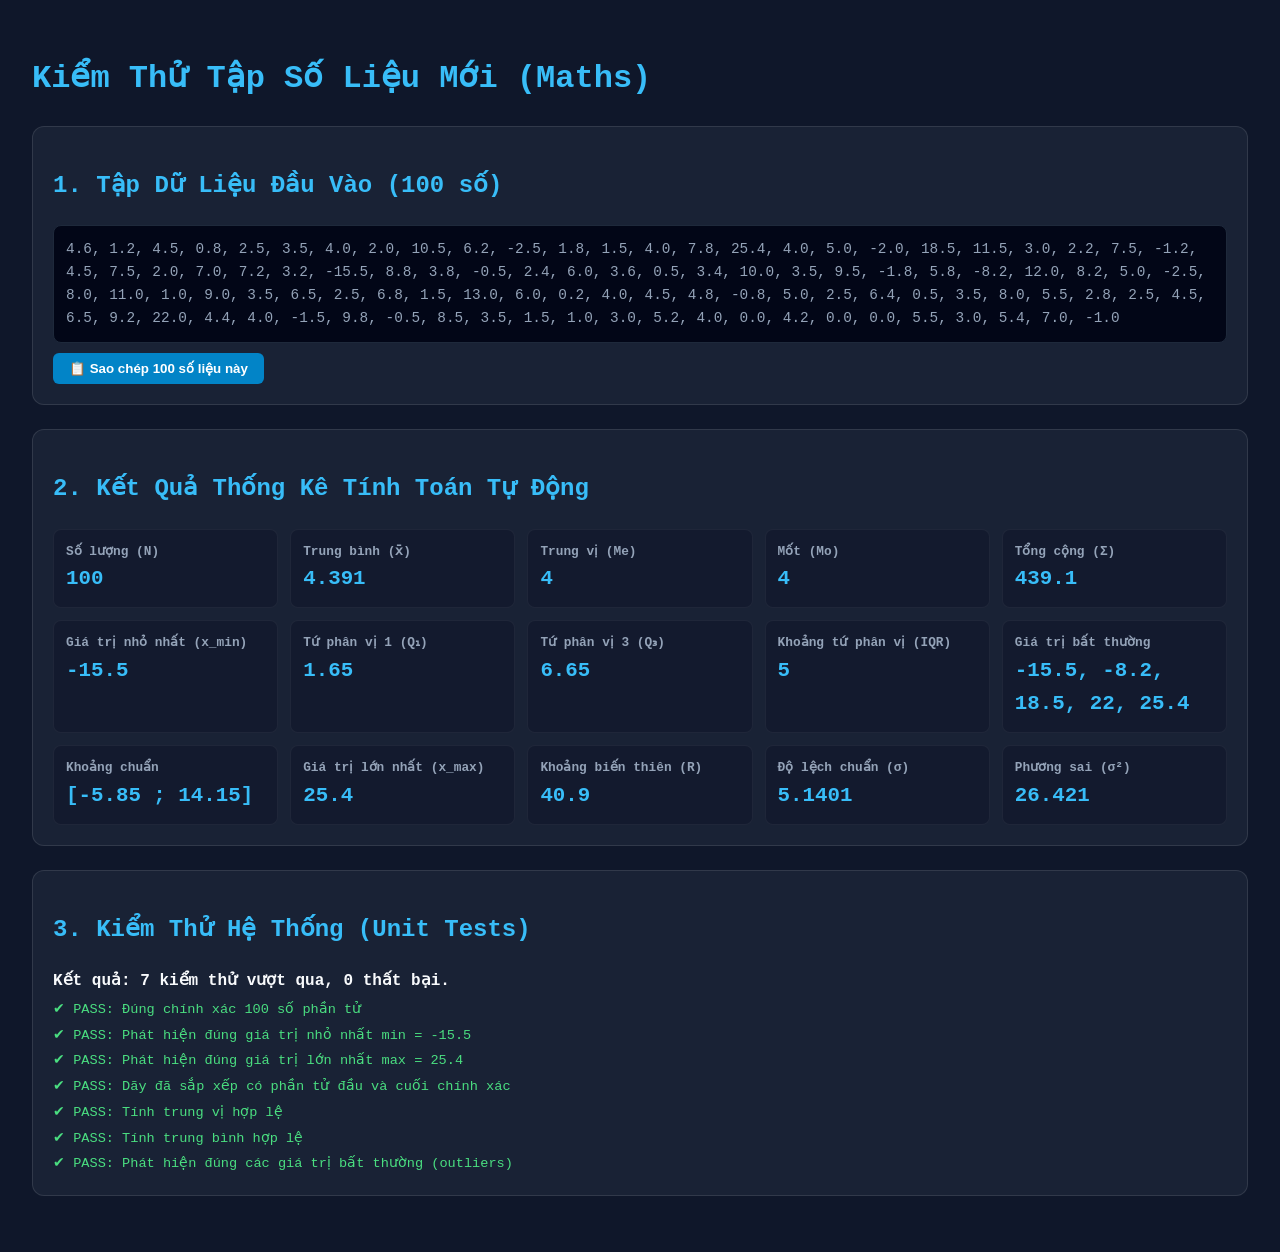
<file: test.html>
<!DOCTYPE html>
<html lang="vi">
<head>
  <meta charset="UTF-8">
  <title>Maths - Bộ Test & Kiểm Thử Dữ Liệu</title>
  <style>
    body {
      font-family: -apple-system, BlinkMacSystemFont, "Segoe UI", Roboto, monospace;
      background: #0f172a;
      color: #f8fafc;
      padding: 24px;
      line-height: 1.6;
    }
    h1, h2 { color: #38bdf8; }
    .card {
      background: rgba(30, 41, 59, 0.7);
      border: 1px solid rgba(255, 255, 255, 0.1);
      border-radius: 12px;
      padding: 20px;
      margin-bottom: 24px;
    }
    .raw-data {
      background: #020617;
      border: 1px solid #1e293b;
      padding: 12px;
      border-radius: 8px;
      word-break: break-all;
      color: #94a3b8;
      font-size: 0.9rem;
      max-height: 120px;
      overflow-y: auto;
    }
    .grid {
      display: grid;
      grid-template-columns: repeat(auto-fit, minmax(220px, 1fr));
      gap: 12px;
      margin-top: 16px;
    }
    .metric {
      background: rgba(15, 23, 42, 0.6);
      padding: 12px;
      border-radius: 8px;
      border: 1px solid rgba(255, 255, 255, 0.05);
    }
    .metric-label { font-size: 0.8rem; color: #94a3b8; font-weight: bold; }
    .metric-val { font-size: 1.3rem; color: #38bdf8; font-weight: bold; }
    .pass { color: #4ade80; }
    .fail { color: #f87171; font-weight: bold; }
    .test-log { font-family: monospace; font-size: 0.85rem; margin-top: 4px; }
    .btn {
      display: inline-block;
      background: #0284c7;
      color: white;
      text-decoration: none;
      padding: 8px 16px;
      border-radius: 6px;
      font-weight: bold;
      margin-top: 10px;
      cursor: pointer;
      border: none;
    }
    .btn:hover { background: #0369a1; }
  </style>
</head>
<body>
  <h1>Kiểm Thử Tập Số Liệu Mới (Maths)</h1>

  <div class="card">
    <h2>1. Tập Dữ Liệu Đầu Vào (<span id="countDisplay">100</span> số)</h2>
    <div class="raw-data" id="rawInputDisplay"></div>
    <button class="btn" id="btnCopyRaw">📋 Sao chép 100 số liệu này</button>
  </div>

  <div class="card">
    <h2>2. Kết Quả Thống Kê Tính Toán Tự Động</h2>
    <div class="grid" id="statsGrid">
      Đang tính toán...
    </div>
  </div>

  <div class="card">
    <h2>3. Kiểm Thử Hệ Thống (Unit Tests)</h2>
    <div id="testResults">Đang chạy kiểm thử...</div>
  </div>

  <script src="stats.js"></script>
  <script>
    const TEST_RAW_STRING = "4.6, 1.2, 4.5, 0.8, 2.5, 3.5, 4.0, 2.0, 10.5, 6.2, -2.5, 1.8, 1.5, 4.0, 7.8, 25.4, 4.0, 5.0, -2.0, 18.5, 11.5, 3.0, 2.2, 7.5, -1.2, 4.5, 7.5, 2.0, 7.0, 7.2, 3.2, -15.5, 8.8, 3.8, -0.5, 2.4, 6.0, 3.6, 0.5, 3.4, 10.0, 3.5, 9.5, -1.8, 5.8, -8.2, 12.0, 8.2, 5.0, -2.5, 8.0, 11.0, 1.0, 9.0, 3.5, 6.5, 2.5, 6.8, 1.5, 13.0, 6.0, 0.2, 4.0, 4.5, 4.8, -0.8, 5.0, 2.5, 6.4, 0.5, 3.5, 8.0, 5.5, 2.8, 2.5, 4.5, 6.5, 9.2, 22.0, 4.4, 4.0, -1.5, 9.8, -0.5, 8.5, 3.5, 1.5, 1.0, 3.0, 5.2, 4.0, 0.0, 4.2, 0.0, 0.0, 5.5, 3.0, 5.4, 7.0, -1.0";

    document.getElementById('rawInputDisplay').textContent = TEST_RAW_STRING;
    document.getElementById('btnCopyRaw').addEventListener('click', () => {
      navigator.clipboard.writeText(TEST_RAW_STRING);
      alert('Đã sao chép 100 số vào Clipboard! Bạn có thể dán vào Maths.');
    });

    const parsedNumbers = StatsEngine.parseNumberList(TEST_RAW_STRING);
    document.getElementById('countDisplay').textContent = parsedNumbers.length;

    const stats = StatsEngine.calculateStats(parsedNumbers);

    function formatNumber(num, maxDecimals = 4) {
      if (typeof num !== 'number' || isNaN(num)) return '-';
      if (Number.isInteger(num)) return num.toString();
      const factor = Math.pow(10, maxDecimals);
      return (Math.round((num + Number.EPSILON) * factor) / factor).toString();
    }

    const outlierStr = stats.outliers.length > 0
      ? [...new Set(stats.outliers)].map(x => formatNumber(x)).join(', ')
      : 'Không có';

    const modeStr = stats.mode.length > 0
      ? stats.mode.map(x => formatNumber(x)).join(', ')
      : 'Không có mốt';

    const metrics = [
      { label: 'Số lượng (N)', val: stats.count },
      { label: 'Trung bình (x̄)', val: formatNumber(stats.mean) },
      { label: 'Trung vị (Me)', val: formatNumber(stats.median) },
      { label: 'Mốt (Mo)', val: modeStr },
      { label: 'Tổng cộng (Σ)', val: formatNumber(stats.sum) },
      { label: 'Giá trị nhỏ nhất (x_min)', val: formatNumber(stats.min) },
      { label: 'Tứ phân vị 1 (Q₁)', val: formatNumber(stats.q1) },
      { label: 'Tứ phân vị 3 (Q₃)', val: formatNumber(stats.q3) },
      { label: 'Khoảng tứ phân vị (IQR)', val: formatNumber(stats.iqr) },
      { label: 'Giá trị bất thường', val: outlierStr },
      { label: 'Khoảng chuẩn', val: `[${formatNumber(stats.lowerOutlierThreshold)} ; ${formatNumber(stats.upperOutlierThreshold)}]` },
      { label: 'Giá trị lớn nhất (x_max)', val: formatNumber(stats.max) },
      { label: 'Khoảng biến thiên (R)', val: formatNumber(stats.range) },
      { label: 'Độ lệch chuẩn (σ)', val: formatNumber(stats.popStdDev) },
      { label: 'Phương sai (σ²)', val: formatNumber(stats.popVariance) }
    ];

    const statsGrid = document.getElementById('statsGrid');
    statsGrid.innerHTML = metrics.map(m => `
      <div class="metric">
        <div class="metric-label">${m.label}</div>
        <div class="metric-val">${m.val}</div>
      </div>
    `).join('');

    // --- UNIT TESTS ---
    const logs = [];
    let passed = 0;
    let failed = 0;

    function assert(desc, condition) {
      if (condition) {
        passed++;
        logs.push(`<div class="test-log pass">✔ PASS: ${desc}</div>`);
      } else {
        failed++;
        logs.push(`<div class="test-log fail">✘ FAIL: ${desc}</div>`);
      }
    }

    assert("Đúng chính xác 100 số phần tử", stats.count === 100);
    assert("Phát hiện đúng giá trị nhỏ nhất min = -15.5", stats.min === -15.5);
    assert("Phát hiện đúng giá trị lớn nhất max = 25.4", stats.max === 25.4);
    assert("Dãy đã sắp xếp có phần tử đầu và cuối chính xác", stats.sorted[0] === -15.5 && stats.sorted[99] === 25.4);
    assert("Tính trung vị hợp lệ", typeof stats.median === 'number' && !isNaN(stats.median));
    assert("Tính trung bình hợp lệ", typeof stats.mean === 'number' && !isNaN(stats.mean));
    assert("Phát hiện đúng các giá trị bất thường (outliers)", stats.outliers.length > 0);

    document.getElementById('testResults').innerHTML = `
      <div><strong>Kết quả: ${passed} kiểm thử vượt qua, ${failed} thất bại.</strong></div>
      ${logs.join('')}
    `;
  </script>
</body>
</html>
</file>
